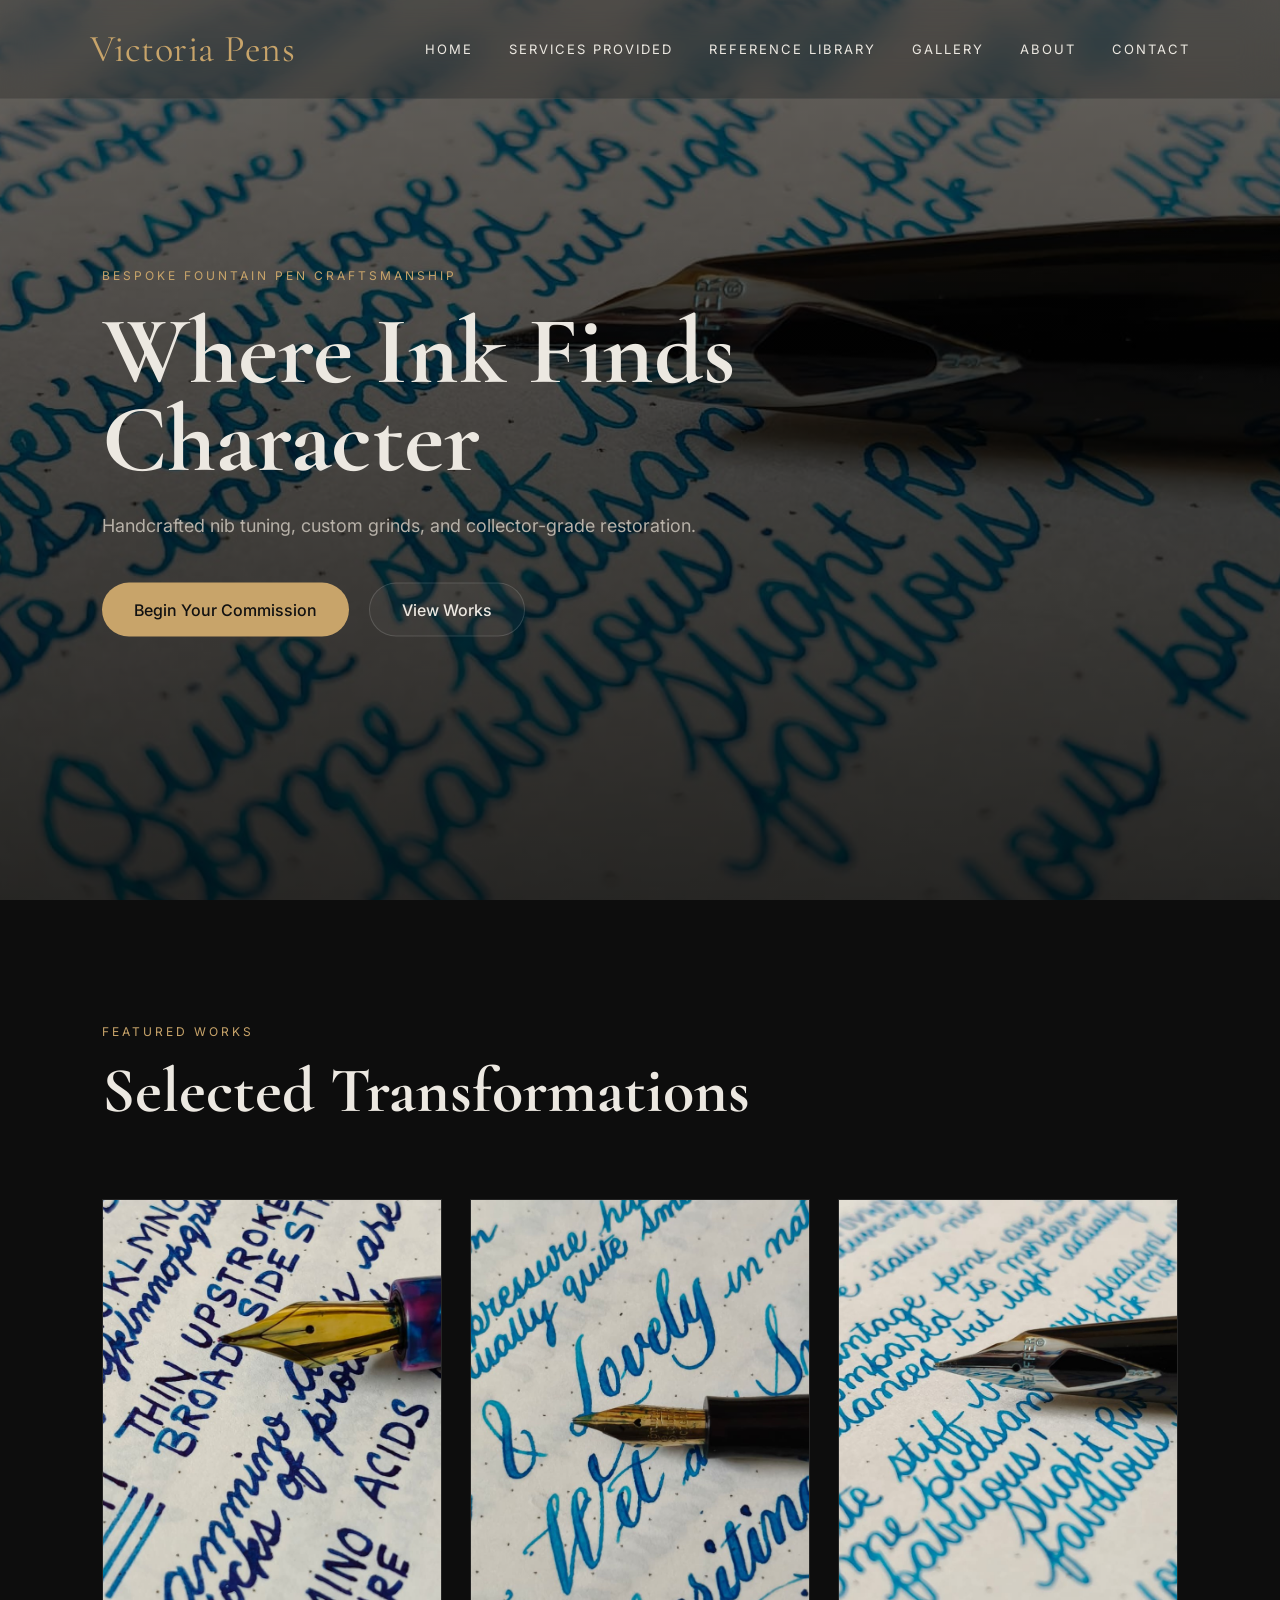
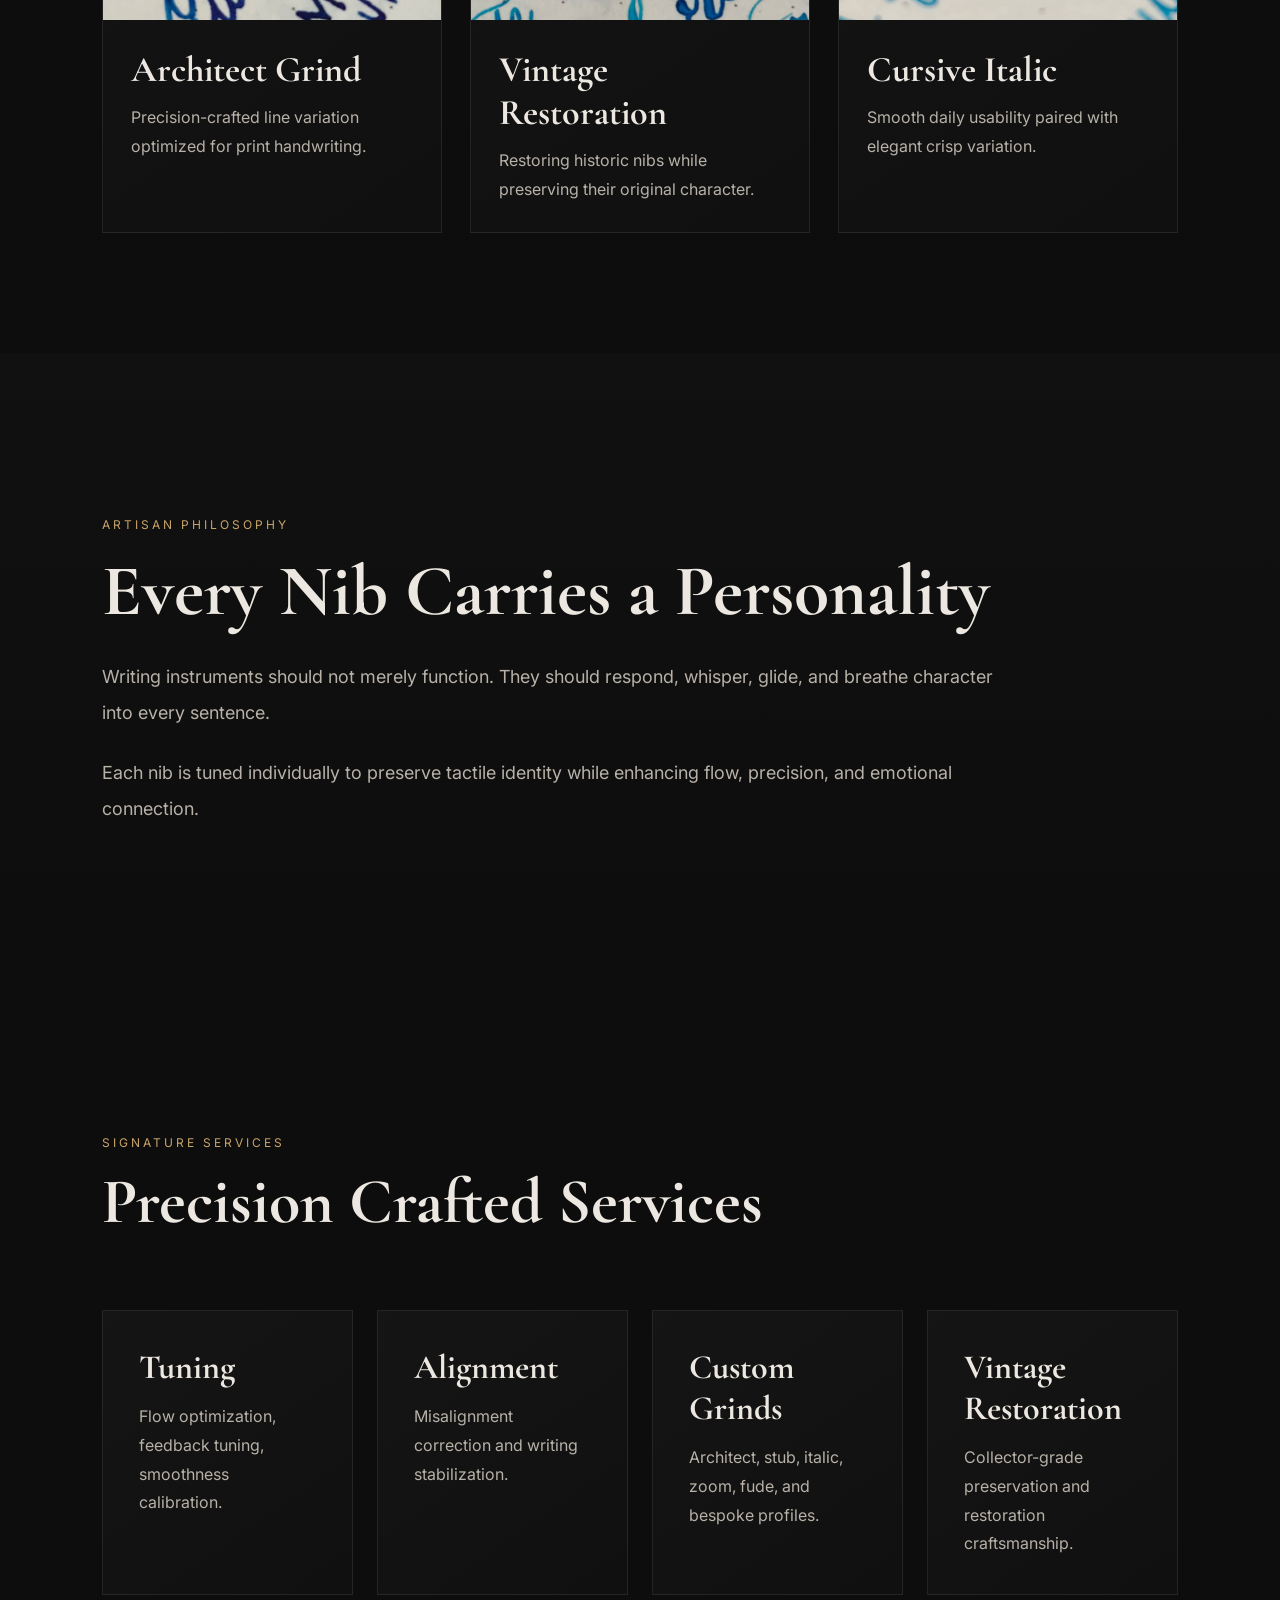
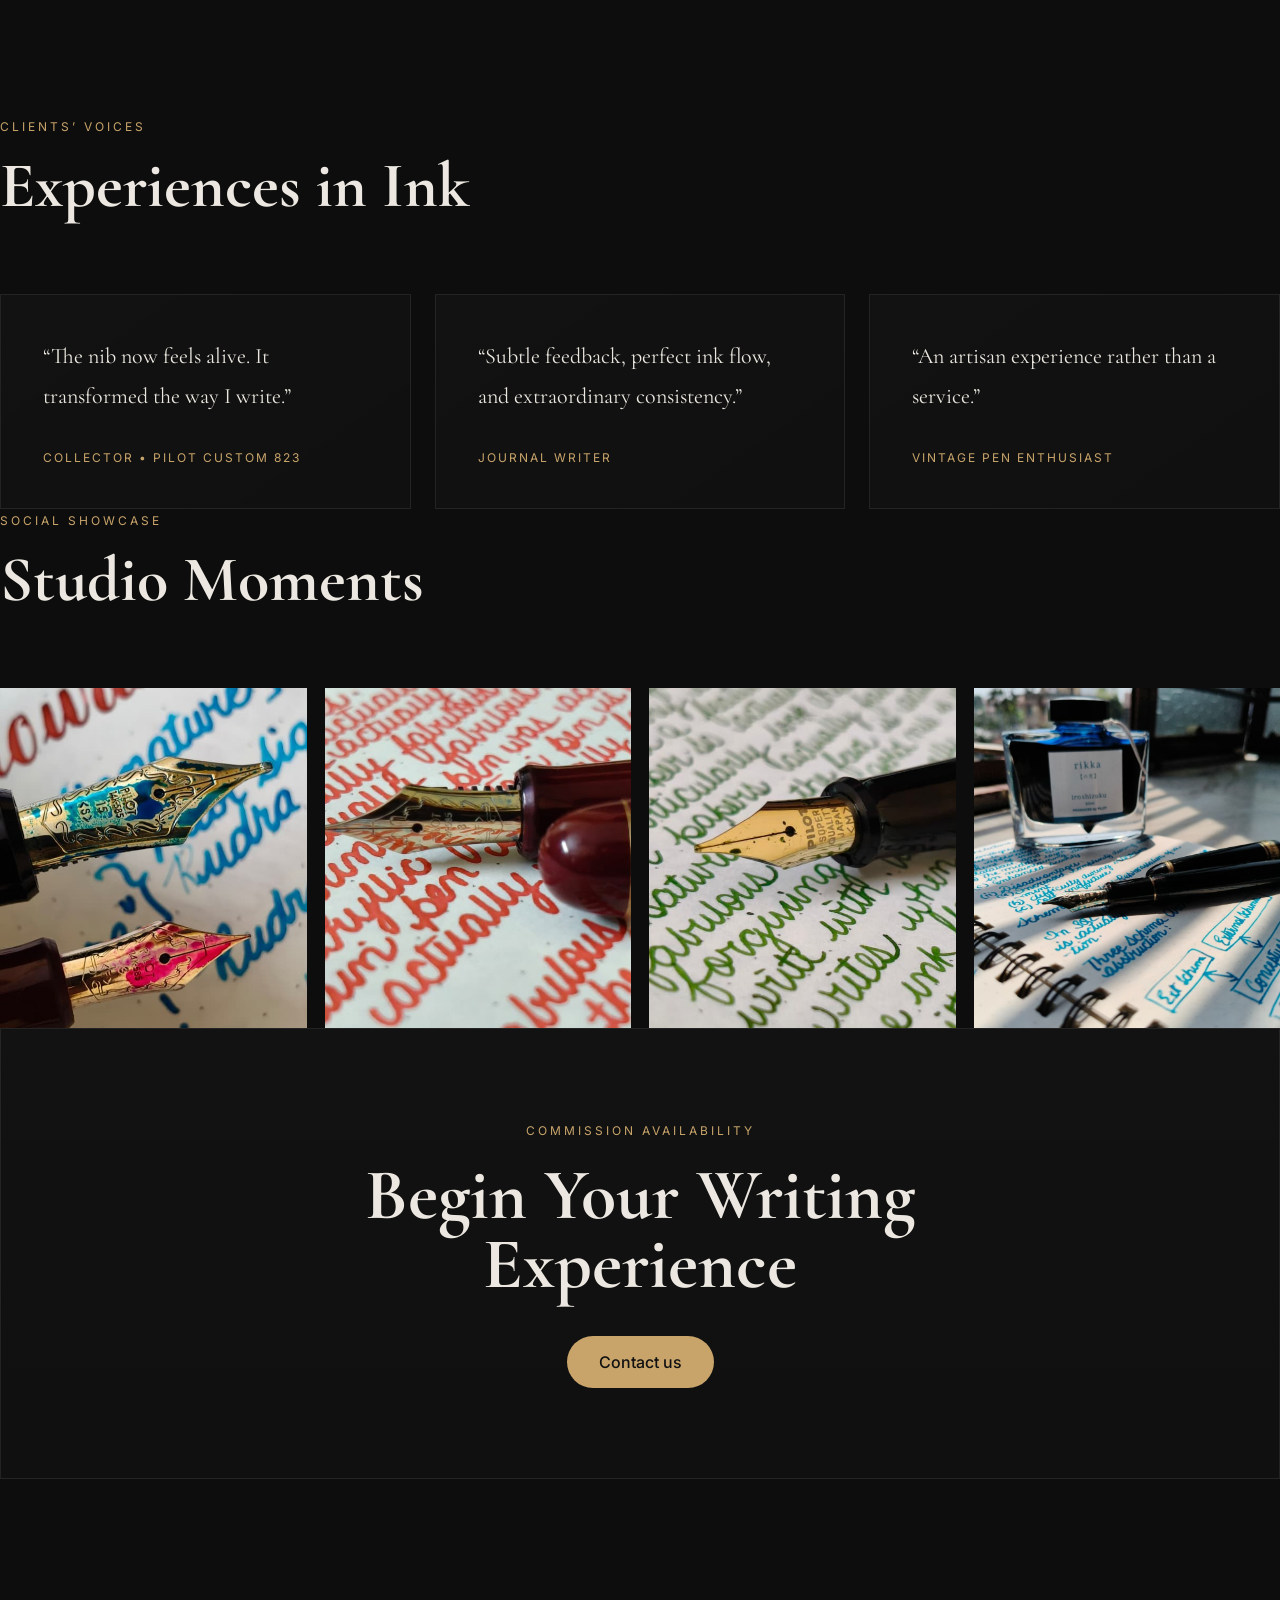
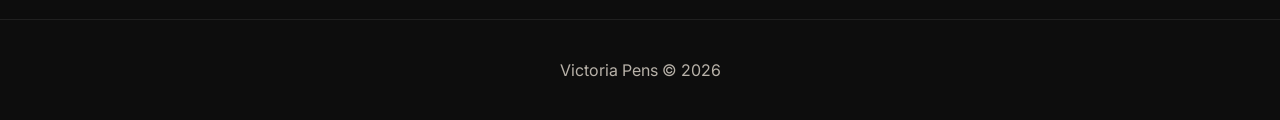
<file: index.html>
<!-- index.html -->
<!DOCTYPE html>
<html lang="en">
<head>
  <meta charset="UTF-8" />
  <meta name="viewport" content="width=device-width, initial-scale=1.0"/>
  <title>Victoria Pens</title>

  <link rel="stylesheet" href="css/style.css">
  <link rel="stylesheet" href="css/animations.css">
  <link rel="stylesheet" href="css/responsive.css">
</head>
<body>

  <div class="grain"></div>

  <header class="navbar">
    <a href="index.html"
       class="logo">
      Victoria Pens
    </a>

    <nav>
      <a href="index.html">Home</a>
      <a href="configurator.html">Services Provided</a>
      <a href="library.html">Reference Library</a>
      <a href="gallery.html">Gallery</a>
      <a href="about.html">About</a>
      <a href="contact.html">Contact</a>
    </nav>
  </header>

  <section class="hero">
    <img src="assets/images/hero-placeholder.jpeg" alt="">
    <div class="overlay"></div>

    <div class="hero-content">
      <span class="eyebrow">Bespoke Fountain Pen Craftsmanship</span>
      <h1>Where Ink Finds Character</h1>
      <p>
        Handcrafted nib tuning, custom grinds, and collector-grade restoration.
      </p>

      <div class="hero-buttons">
        <a href="configurator.html" class="btn-primary">Begin Your Commission</a>
        <a href="gallery.html" class="btn-secondary">View Works</a>
      </div>
    </div>
  </section>

  <section class="section reveal">
    <div class="section-heading">
      <span>Featured Works</span>
      <h2>Selected Transformations</h2>
    </div>

    <div class="featured-grid">
      <div class="featured-card">
        <img src="assets/images/nib-placeholder1.jpeg" alt="">
        <div class="card-content">
          <h3>Architect Grind</h3>
          <p>Precision-crafted line variation optimized for print handwriting.</p>
        </div>
      </div>

      <div class="featured-card">
        <img src="assets/images/nib-placeholder.jpeg" alt="">
        <div class="card-content">
          <h3>Vintage Restoration</h3>
          <p>Restoring historic nibs while preserving their original character.</p>
        </div>
      </div>

      <div class="featured-card">
        <img src="assets/images/nib-placeholder2.jpeg" alt="">
        <div class="card-content">
          <h3>Cursive Italic</h3>
          <p>Smooth daily usability paired with elegant crisp variation.</p>
        </div>
      </div>
    </div>
  </section>

  <section class="philosophy reveal">
    <div class="philosophy-content">
      <span>Artisan Philosophy</span>
      <h2>Every Nib Carries a Personality</h2>

      <p>
        Writing instruments should not merely function. They should respond,
        whisper, glide, and breathe character into every sentence.
      </p>

      <p>
        Each nib is tuned individually to preserve tactile identity while
        enhancing flow, precision, and emotional connection.
      </p>
    </div>
  </section>

  <section class="section reveal">
    <div class="section-heading">
      <span>Signature Services</span>
      <h2>Precision Crafted Services</h2>
    </div>

    <div class="service-grid">

      <div class="service-card">
        <h3>Tuning</h3>
        <p>Flow optimization, feedback tuning, smoothness calibration.</p>
      </div>

      <div class="service-card">
        <h3>Alignment</h3>
        <p>Misalignment correction and writing stabilization.</p>
      </div>

      <div class="service-card">
        <h3>Custom Grinds</h3>
        <p>Architect, stub, italic, zoom, fude, and bespoke profiles.</p>
      </div>

      <div class="service-card">
        <h3>Vintage Restoration</h3>
        <p>Collector-grade preservation and restoration craftsmanship.</p>
      </div>

    </div>
  </section>

  <section class="voices reveal">
    <div class="section-heading">
      <span>Clients’ Voices</span>
      <h2>Experiences in Ink</h2>
    </div>

    <div class="quote-grid">

      <div class="quote-card">
        <p>
          “The nib now feels alive. It transformed the way I write.”
        </p>
        <span>Collector • Pilot Custom 823</span>
      </div>

      <div class="quote-card">
        <p>
          “Subtle feedback, perfect ink flow, and extraordinary consistency.”
        </p>
        <span>Journal Writer</span>
      </div>

      <div class="quote-card">
        <p>
          “An artisan experience rather than a service.”
        </p>
        <span>Vintage Pen Enthusiast</span>
      </div>

    </div>
  </section>

  <section class="social-grid reveal">
    <div class="section-heading">
      <span>Social Showcase</span>
      <h2>Studio Moments</h2>
    </div>

    <div class="gallery-preview">
      <img src="assets/images/sample-placeholder.jpeg" alt="">
      <img src="assets/images/sample-placeholder1.jpeg" alt="">
      <img src="assets/images/sample-placeholder2.jpeg" alt="">
      <img src="assets/images/sample-placeholder3.jpeg" alt="">
    </div>
  </section>

  <section class="contact-preview reveal">
    <div class="contact-box">
      <span>Commission Availability</span>
      <h2>Begin Your Writing Experience</h2>

      <a href="contact.html" class="btn-primary">
        Contact us
      </a>
    </div>
  </section>

  <footer>
    <p>Victoria Pens © 2026</p>
  </footer>

  <script src="js/main.js"></script>
</body>
</html>
</file>
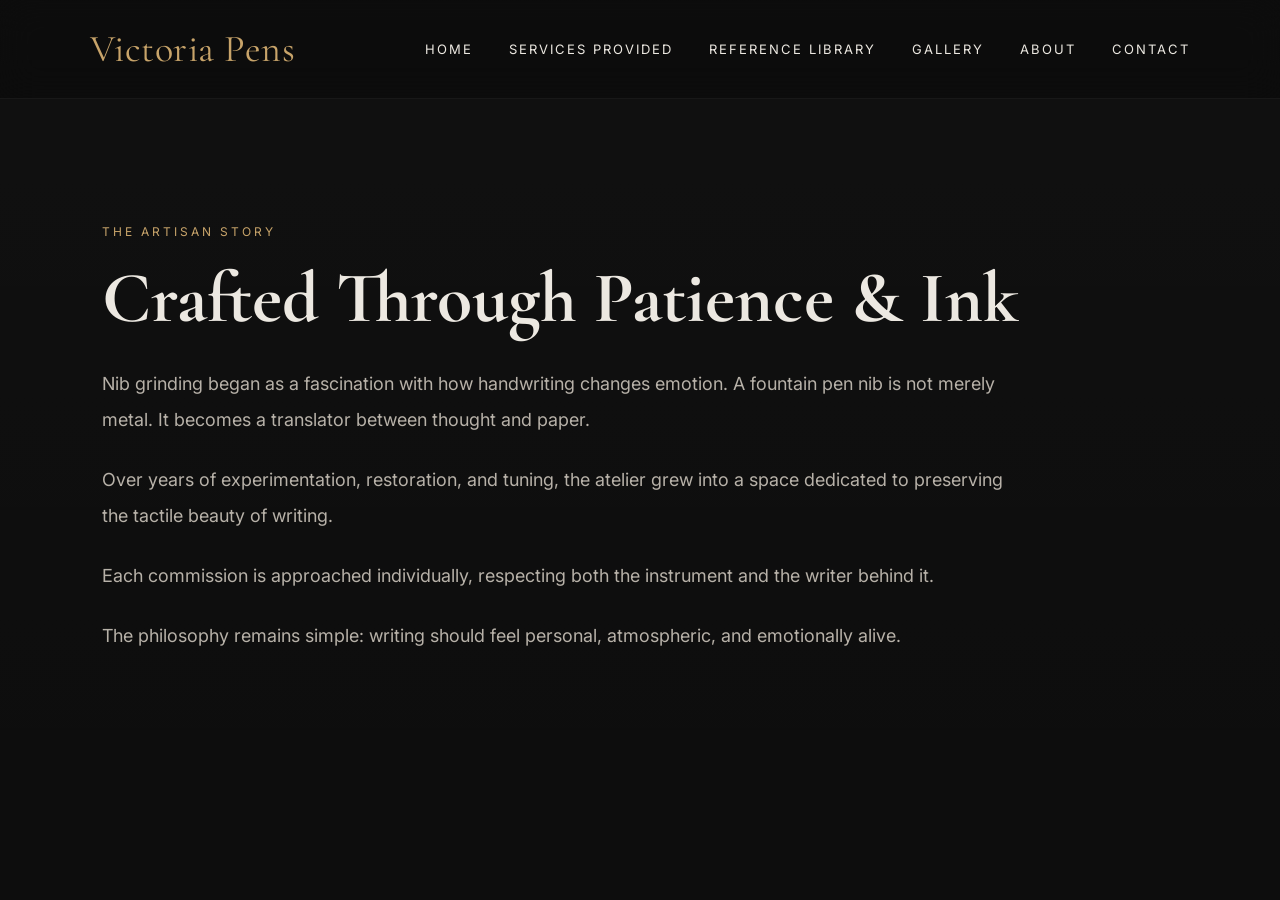
<file: about.html>
<!-- about.html -->
<!DOCTYPE html>
<html lang="en">
<head>
  <meta charset="UTF-8">
  <meta name="viewport" content="width=device-width, initial-scale=1.0">

  <title>About</title>

  <link rel="stylesheet" href="css/style.css">
</head>
<body>

<header class="navbar">
    <a href="index.html"
       class="logo">
      Victoria Pens
    </a>

  <nav>
    <a href="index.html">Home</a>
    <a href="configurator.html">Services Provided</a>
    <a href="library.html">Reference Library</a>
    <a href="gallery.html">Gallery</a>
    <a href="about.html">About</a>
    <a href="contact.html">Contact</a>
  </nav>
</header>

<section class="philosophy" style="padding-top:220px;">

  <div class="philosophy-content">

    <span>The Artisan Story</span>

    <h2>Crafted Through Patience & Ink</h2>

    <p>
      Nib grinding began as a fascination with how handwriting changes emotion.
      A fountain pen nib is not merely metal. It becomes a translator between
      thought and paper.
    </p>

    <p>
      Over years of experimentation, restoration, and tuning, the atelier grew
      into a space dedicated to preserving the tactile beauty of writing.
    </p>

    <p>
      Each commission is approached individually, respecting both the instrument
      and the writer behind it.
    </p>

    <p>
      The philosophy remains simple: writing should feel personal, atmospheric,
      and emotionally alive.
    </p>

  </div>

</section>

</body>
</html>
</file>
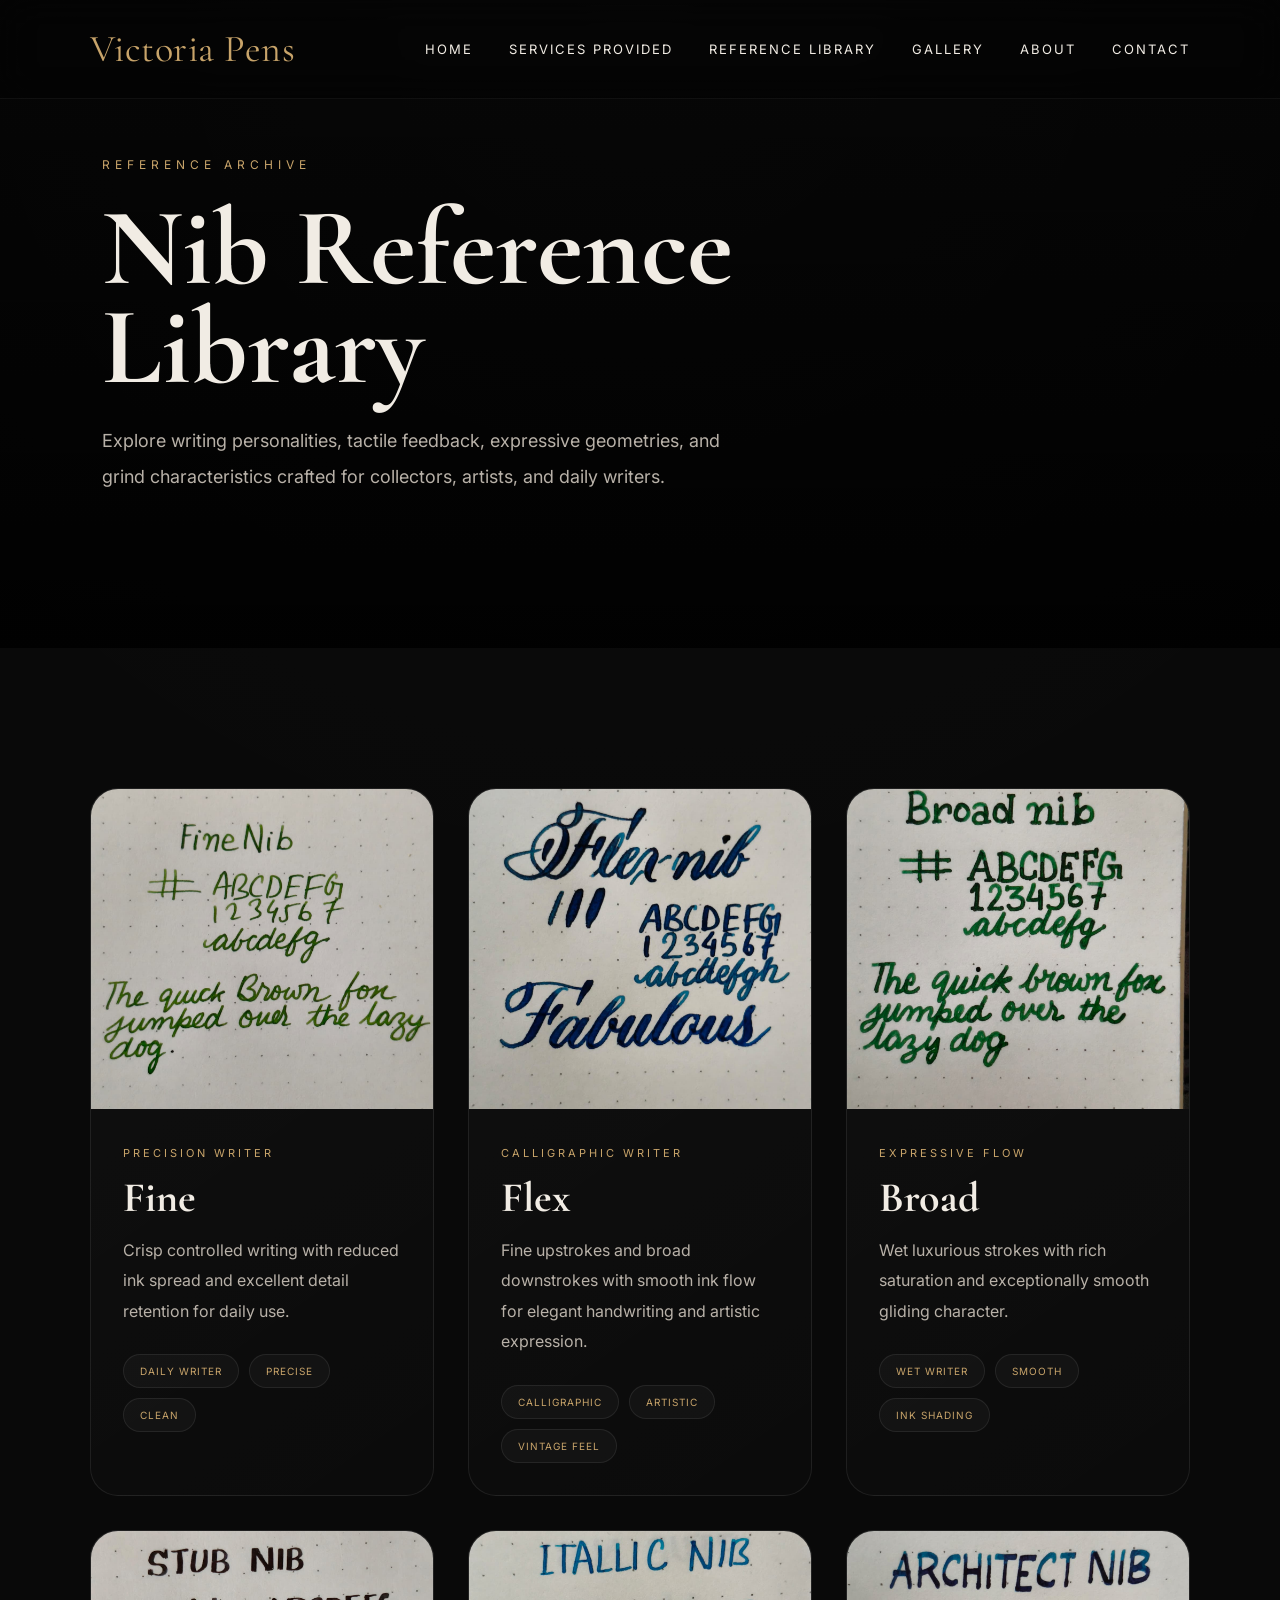
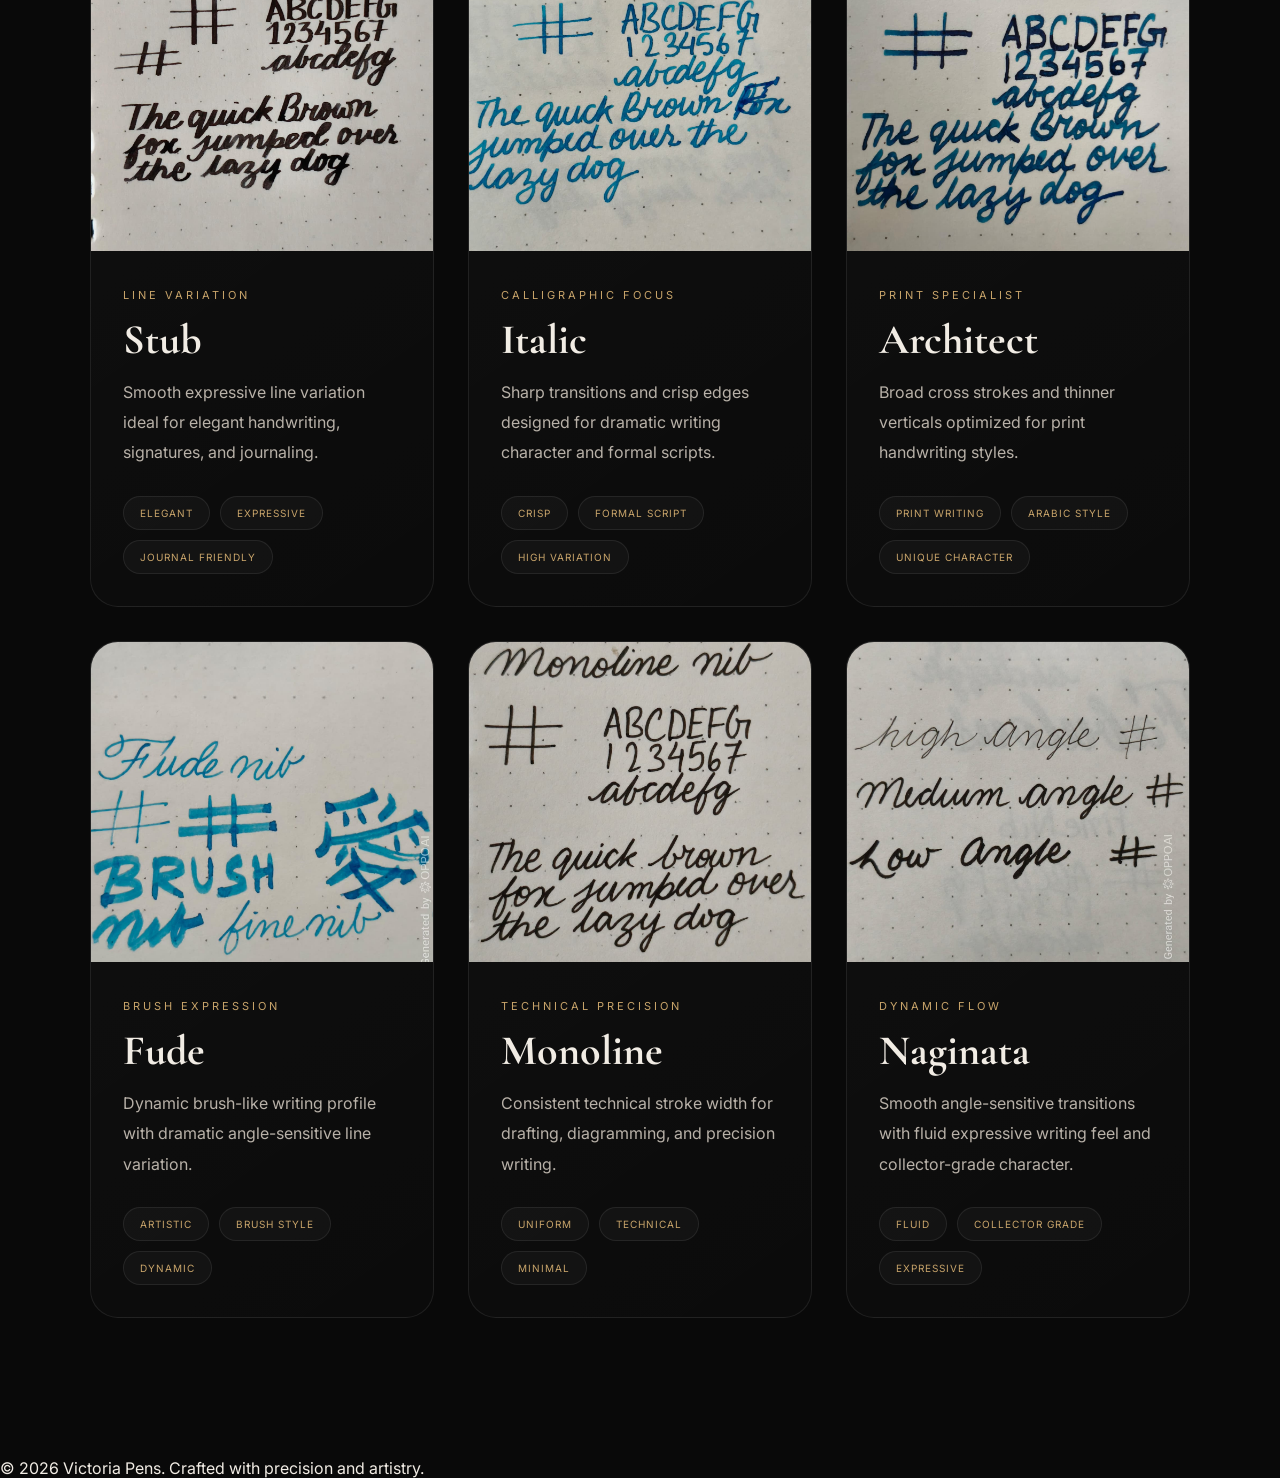
<file: library.html>
<!DOCTYPE html>
<html lang="en">

<head>

  <meta charset="UTF-8">

  <meta name="viewport"
        content="width=device-width, initial-scale=1.0">

  <title>Nib Reference Library | Victoria Pens</title>

  <link rel="stylesheet"
        href="css/library.css">

</head>

<body>

  <!-- GRAIN -->

  <div class="grain"></div>

  <!-- NAVBAR -->

  <header class="navbar">

    <a href="index.html"
       class="logo">
      Victoria Pens
    </a>
    <nav>

      <a href="index.html">
        Home
      </a>

      <a href="configurator.html">
        Services Provided
      </a>

      <a href="library.html">
        Reference Library
      </a>

      <a href="gallery.html">
        Gallery
      </a>

      <a href="about.html">
        About
      </a>

      <a href="contact.html">
        Contact
      </a>

    </nav>

  </header>

  <!-- HERO -->

  <section class="library-hero">

    <div class="library-hero-content">

      <span>
        Reference Archive
      </span>

      <h1>
        Nib Reference
        Library
      </h1>

      <p>
        Explore writing personalities,
        tactile feedback, expressive geometries,
        and grind characteristics crafted for
        collectors, artists, and daily writers.
      </p>

    </div>

  </section>

  <!-- LIBRARY -->

  <section class="library-section">

    <div class="library-grid">

      <!-- FINE -->

      <div class="library-card">

        <div class="library-image">

          <img src="assets/images/grind-fine.jpeg"
               alt="Fine Nib">

        </div>

        <div class="library-content">

          <span>
            Precision Writer
          </span>

          <h3>
            Fine
          </h3>

          <p>
            Crisp controlled writing with
            reduced ink spread and excellent
            detail retention for daily use.
          </p>

          <div class="library-tags">

            <div>
              Daily Writer
            </div>

            <div>
              Precise
            </div>

            <div>
              Clean
            </div>

          </div>

        </div>

      </div>

      <!-- FLEX -->

      <div class="library-card">

        <div class="library-image">

          <img src="assets/images/grind-flex.jpeg"
               alt="Flex Nib">

        </div>

        <div class="library-content">

          <span>
            Calligraphic Writer
          </span>

          <h3>
            Flex
          </h3>

          <p>
            Fine upstrokes and broad downstrokes
            with smooth ink flow for elegant
            handwriting and artistic expression.
          </p>

          <div class="library-tags">

            <div>
              Calligraphic
            </div>

            <div>
              Artistic
            </div>

            <div>
              Vintage Feel
            </div>

          </div>

        </div>

      </div>

      <!-- BROAD -->

      <div class="library-card">

        <div class="library-image">

          <img src="assets/images/grind-broad.jpeg"
               alt="Broad Nib">

        </div>

        <div class="library-content">

          <span>
            Expressive Flow
          </span>

          <h3>
            Broad
          </h3>

          <p>
            Wet luxurious strokes with rich
            saturation and exceptionally
            smooth gliding character.
          </p>

          <div class="library-tags">

            <div>
              Wet Writer
            </div>

            <div>
              Smooth
            </div>

            <div>
              Ink Shading
            </div>

          </div>

        </div>

      </div>

      <!-- STUB -->

      <div class="library-card">

        <div class="library-image">

          <img src="assets/images/grind-stub.jpeg"
               alt="Stub Nib">

        </div>

        <div class="library-content">

          <span>
            Line Variation
          </span>

          <h3>
            Stub
          </h3>

          <p>
            Smooth expressive line variation
            ideal for elegant handwriting,
            signatures, and journaling.
          </p>

          <div class="library-tags">

            <div>
              Elegant
            </div>

            <div>
              Expressive
            </div>

            <div>
              Journal Friendly
            </div>

          </div>

        </div>

      </div>

      <!-- ITALIC -->

      <div class="library-card">

        <div class="library-image">

          <img src="assets/images/grind-italic.jpeg"
               alt="Italic Nib">

        </div>

        <div class="library-content">

          <span>
            Calligraphic Focus
          </span>

          <h3>
            Italic
          </h3>

          <p>
            Sharp transitions and crisp edges
            designed for dramatic writing
            character and formal scripts.
          </p>

          <div class="library-tags">

            <div>
              Crisp
            </div>

            <div>
              Formal Script
            </div>

            <div>
              High Variation
            </div>

          </div>

        </div>

      </div>

      <!-- ARCHITECT -->

      <div class="library-card">

        <div class="library-image">

          <img src="assets/images/grind-architect.jpeg"
               alt="Architect Nib">

        </div>

        <div class="library-content">

          <span>
            Print Specialist
          </span>

          <h3>
            Architect
          </h3>

          <p>
            Broad cross strokes and thinner
            verticals optimized for print
            handwriting styles.
          </p>

          <div class="library-tags">

            <div>
              Print Writing
            </div>

            <div>
              Arabic Style
            </div>

            <div>
              Unique Character
            </div>

          </div>

        </div>

      </div>

      <!-- FUDE -->

      <div class="library-card">

        <div class="library-image">

          <img src="assets/images/grind-fude.jpeg"
               alt="Fude Nib">

        </div>

        <div class="library-content">

          <span>
            Brush Expression
          </span>

          <h3>
            Fude
          </h3>

          <p>
            Dynamic brush-like writing profile
            with dramatic angle-sensitive
            line variation.
          </p>

          <div class="library-tags">

            <div>
              Artistic
            </div>

            <div>
              Brush Style
            </div>

            <div>
              Dynamic
            </div>

          </div>

        </div>

      </div>

      <!-- MONOLINE -->

      <div class="library-card">

        <div class="library-image">

          <img src="assets/images/grind-monoline.jpeg"
               alt="Monoline Nib">

        </div>

        <div class="library-content">

          <span>
            Technical Precision
          </span>

          <h3>
            Monoline
          </h3>

          <p>
            Consistent technical stroke width
            for drafting, diagramming,
            and precision writing.
          </p>

          <div class="library-tags">

            <div>
              Uniform
            </div>

            <div>
              Technical
            </div>

            <div>
              Minimal
            </div>

          </div>

        </div>

      </div>

      <!-- NAGINATA -->

      <div class="library-card">

        <div class="library-image">

          <img src="assets/images/grind-naginata.jpeg"
               alt="Naginata Nib">

        </div>

        <div class="library-content">

          <span>
            Dynamic Flow
          </span>

          <h3>
            Naginata
          </h3>

          <p>
            Smooth angle-sensitive transitions
            with fluid expressive writing feel
            and collector-grade character.
          </p>

          <div class="library-tags">

            <div>
              Fluid
            </div>

            <div>
              Collector Grade
            </div>

            <div>
              Expressive
            </div>

          </div>

        </div>

      </div>

    </div>

  </section>

  <!-- FOOTER -->

  <footer>

    © 2026 Victoria Pens.
    Crafted with precision and artistry.

  </footer>

</body>

</html>
</file>
<file: css/style.css>
/* ========================================
   GLOBAL IMPORTS
======================================== */

@import url('https://fonts.googleapis.com/css2?family=Cormorant+Garamond:wght@400;500;600;700&family=Inter:wght@300;400;500;600&display=swap');

/* ========================================
   ROOT VARIABLES
======================================== */

:root{
  --bg:#0d0d0d;
  --bg2:#161616;
  --bg3:#1f1f1f;
  --gold:#c8a46a;
  --gold-soft:#d8b57d;
  --text:#ece8e1;
  --muted:#b7b1a8;
  --border:rgba(255,255,255,0.08);
}

/* ========================================
   GLOBAL RESET
======================================== */

*{
  margin:0;
  padding:0;
  box-sizing:border-box;
}

html{
  scroll-behavior:smooth;
}

body{
  background:var(--bg);
  color:var(--text);
  font-family:'Inter',sans-serif;
  overflow-x:hidden;
}

img{
  width:100%;
  display:block;
}

a{
  text-decoration:none;
  color:inherit;
}

button,
input,
textarea{
  font-family:'Inter',sans-serif;
}

/* ========================================
   GRAIN OVERLAY
======================================== */

.grain{
  position:fixed;
  inset:0;
  pointer-events:none;
  opacity:0.05;
  z-index:999;
  background-image:url("https://www.transparenttextures.com/patterns/paper-fibers.png");
}

/* ========================================
   NAVBAR
======================================== */

.navbar{
  position:fixed;

  top:0;
  left:0;

  width:100%;

  z-index:100;

  padding:26px 7%;

  display:flex;
  justify-content:space-between;
  align-items:center;

  background:rgba(0,0,0,.22);

  backdrop-filter:blur(18px);

  border-bottom:1px solid rgba(255,255,255,.05);
}

.logo{
  font-size:38px;

  color:var(--gold);

  font-family:'Cormorant Garamond',serif;

  letter-spacing:.5px;
}

nav{
  display:flex;

  gap:36px;
}

nav a{
  position:relative;

  font-size:13px;

  text-transform:uppercase;

  letter-spacing:2px;

  transition:.35s;
}

nav a::after{
  content:"";

  position:absolute;

  left:0;
  bottom:-8px;

  width:0%;
  height:1px;

  background:var(--gold);

  transition:.35s;
}

nav a:hover{
  color:var(--gold);
}

nav a:hover::after{
  width:100%;
}


/* ========================================
   HERO
======================================== */

.hero,
.configurator-hero{
  position:relative;
  height:100vh;
  overflow:hidden;
}

.hero img,
.configurator-hero img{
  width:100%;
  height:100%;
  object-fit:cover;
  transform:scale(1.05);
}

.overlay{
  position:absolute;
  inset:0;

  background:
  linear-gradient(
    to bottom,
    rgba(0,0,0,.55),
    rgba(0,0,0,.82)
  );
}

.hero-content,
.configurator-hero-content{
  position:absolute;
  top:50%;
  left:8%;
  transform:translateY(-50%);

  max-width:760px;

  z-index:5;
}

.hero-content span,
.configurator-hero-content span,
.eyebrow{
  color:var(--gold);
  text-transform:uppercase;
  letter-spacing:3px;
  font-size:12px;
}

.hero-content h1,
.configurator-hero-content h1{
  font-family:'Cormorant Garamond',serif;

  font-size:96px;

  line-height:.92;

  margin:24px 0;
}

.hero-content p,
.configurator-hero-content p{
  color:var(--muted);

  line-height:1.9;

  font-size:18px;

  max-width:620px;

  margin-bottom:40px;
}

.hero-buttons{
  display:flex;
  gap:20px;
  flex-wrap:wrap;
}

/* ========================================
   BUTTONS
======================================== */

.btn-primary,
.btn-secondary{
  display:inline-flex;
  align-items:center;
  justify-content:center;

  padding:16px 32px;

  border-radius:999px;

  transition:.4s;

  font-weight:500;
}

.btn-primary{
  background:var(--gold);
  color:#111;
}

.btn-primary:hover{
  transform:translateY(-4px);

  box-shadow:
  0 15px 35px rgba(200,164,106,.25);
}

.btn-secondary{
  border:1px solid rgba(255,255,255,.14);

  background:rgba(255,255,255,.03);

  color:var(--text);
}

.btn-secondary:hover{
  border-color:rgba(200,164,106,.45);
  transform:translateY(-4px);
}

/* ========================================
   GENERAL SECTIONS
======================================== */

.section{
  padding:120px 8%;
}

.section-heading{
  margin-bottom:70px;
}

.section-heading span{
  color:var(--gold);

  text-transform:uppercase;

  letter-spacing:3px;

  font-size:12px;
}

.section-heading h2{
  margin-top:12px;

  font-size:64px;

  font-family:'Cormorant Garamond',serif;
}

/* ========================================
   FEATURED GRID
======================================== */

.featured-grid{
  display:grid;
  grid-template-columns:repeat(3,1fr);
  gap:28px;
}

.featured-card{
  overflow:hidden;

  background:
  linear-gradient(
    145deg,
    rgba(255,255,255,.03),
    rgba(255,255,255,.01)
  );

  border:1px solid var(--border);

  transition:.45s;
}

.featured-card:hover{
  transform:translateY(-8px);

  border-color:rgba(200,164,106,.45);
}

.featured-card img{
  height:420px;
  object-fit:cover;
}

.card-content{
  padding:28px;
}

.card-content h3{
  font-size:36px;
  margin-bottom:12px;
  font-family:'Cormorant Garamond',serif;
}

.card-content p{
  color:var(--muted);
  line-height:1.8;
}

/* ========================================
   PHILOSOPHY SECTION
======================================== */

.philosophy{
  padding:160px 8%;

  background:
  linear-gradient(
    180deg,
    rgba(255,255,255,.015),
    transparent
  );
}

.philosophy-content{
  max-width:920px;
}

.philosophy-content span{
  color:var(--gold);
  text-transform:uppercase;
  letter-spacing:3px;
  font-size:12px;
}

.philosophy-content h2{
  font-size:72px;
  line-height:.95;
  margin:24px 0 34px;
  font-family:'Cormorant Garamond',serif;
}

.philosophy-content p{
  color:var(--muted);
  font-size:18px;
  line-height:2;
  margin-bottom:24px;
}

/* ========================================
   SERVICES
======================================== */

.service-grid{
  display:grid;
  grid-template-columns:repeat(4,1fr);
  gap:24px;
}

.service-card{
  padding:36px;

  background:
  linear-gradient(
    145deg,
    rgba(255,255,255,.03),
    rgba(255,255,255,.01)
  );

  border:1px solid var(--border);

  transition:.45s;
}

.service-card:hover{
  transform:translateY(-8px);

  border-color:rgba(200,164,106,.45);
}

.service-card h3{
  font-size:34px;
  margin-bottom:14px;
  font-family:'Cormorant Garamond',serif;
}

.service-card p{
  color:var(--muted);
  line-height:1.8;
}

/* ========================================
   QUOTES
======================================== */

.quote-grid{
  display:grid;
  grid-template-columns:repeat(3,1fr);
  gap:24px;
}

.quote-card{
  padding:42px;

  border:1px solid var(--border);

  background:
  linear-gradient(
    145deg,
    rgba(255,255,255,.02),
    rgba(255,255,255,.01)
  );
}

.quote-card p{
  font-size:22px;
  line-height:1.8;
  margin-bottom:30px;
  font-family:'Cormorant Garamond',serif;
}

.quote-card span{
  color:var(--gold);
  text-transform:uppercase;
  letter-spacing:2px;
  font-size:12px;
}

/* ========================================
   SOCIAL GALLERY
======================================== */

.gallery-preview{
  display:grid;
  grid-template-columns:repeat(4,1fr);
  gap:18px;
}

.gallery-preview img{
  height:340px;
  object-fit:cover;

  transition:.45s;
}

.gallery-preview img:hover{
  transform:scale(1.03);
}

/* ========================================
   CONTACT PREVIEW
======================================== */

.contact-preview{
  padding-bottom:140px;
}

.contact-box{
  padding:90px;

  text-align:center;

  border:1px solid var(--border);

  background:
  linear-gradient(
    180deg,
    rgba(255,255,255,.02),
    rgba(255,255,255,.01)
  );
}

.contact-box span{
  color:var(--gold);
  text-transform:uppercase;
  letter-spacing:3px;
  font-size:12px;
}

.contact-box h2{
  font-size:72px;
  line-height:.95;
  margin:22px auto 38px;
  max-width:760px;
  font-family:'Cormorant Garamond',serif;
}

/* ========================================
   FOOTER
======================================== */

footer{
  padding:40px 8%;

  border-top:1px solid var(--border);

  text-align:center;

  color:var(--muted);
}

/* ========================================
   GALLERY PAGE
======================================== */

.masonry-grid{
  columns:3;
  column-gap:20px;
}

.masonry-item{
  break-inside:avoid;
  margin-bottom:20px;
}

.masonry-item img{
  border:1px solid var(--border);
  transition:.4s;
  cursor:pointer;
}

.masonry-item img:hover{
  transform:scale(1.02);
}

.lightbox{
  position:fixed;
  inset:0;

  background:rgba(0,0,0,.92);

  display:flex;
  align-items:center;
  justify-content:center;

  opacity:0;
  pointer-events:none;

  transition:.4s;

  z-index:9999;
}

.lightbox.active{
  opacity:1;
  pointer-events:auto;
}

.lightbox img{
  width:auto;
  max-width:85%;
  max-height:85%;
}

/* ========================================
   CONTACT PAGE
======================================== */

.contact-form{
  max-width:900px;
  margin:auto;
}

.contact-form form{
  display:flex;
  flex-direction:column;
  gap:22px;
}

.contact-form input,
.contact-form textarea{
  background:rgba(255,255,255,.03);

  border:1px solid var(--border);

  padding:22px;

  color:var(--text);

  font-size:15px;
}

.contact-form textarea{
  min-height:220px;
  resize:none;
}

.contact-form input:focus,
.contact-form textarea:focus{
  outline:none;

  border-color:rgba(200,164,106,.45);
}

/* ========================================
   CONFIGURATOR
======================================== */
.configurator-container{
  display:grid;

  grid-template-columns:1.5fr .75fr;

  gap:50px;

  align-items:start;
}

.configurator-left{
  display:flex;
  flex-direction:column;
  gap:120px;
}

.config-block{
  position:relative;
}

.config-block::before{
  content:"";

  position:absolute;

  left:-30px;
  top:0;

  width:1px;
  height:100%;

  background:
  linear-gradient(
    to bottom,
    rgba(200,164,106,.45),
    transparent
  );
}

.config-title span{
  color:var(--gold);
  text-transform:uppercase;
  letter-spacing:3px;
  font-size:12px;
}

.config-title h3{
  font-size:64px;
  margin-top:14px;
  margin-bottom:40px;
  font-family:'Cormorant Garamond',serif;
}

/* ========================================
   CONFIG INPUTS
======================================== */

.luxury-inputs{
  display:grid;
  grid-template-columns:1fr 1fr;
  gap:20px;
}

.luxury-inputs input{
  background:rgba(255,255,255,.03);

  border:1px solid var(--border);

  padding:22px;

  color:var(--text);
}

/* ========================================
   MATERIAL GRID
======================================== */

.material-grid{
  display:grid;
  grid-template-columns:repeat(2,1fr);
  gap:24px;
}

.material-card,
.service-mini-card{
  position:relative;

  overflow:hidden;

  background:
  linear-gradient(
    145deg,
    rgba(255,255,255,.03),
    rgba(255,255,255,.01)
  );

  border:1px solid var(--border);

  cursor:pointer;

  transition:.45s;
}

.material-card{
  padding:34px;
}

.service-mini-card{
  padding:24px;
  min-height:210px;
}

.material-card:hover,
.service-mini-card:hover{
  transform:translateY(-6px);

  border-color:rgba(200,164,106,.45);
}

.material-card.selected,
.service-mini-card.selected{
  border-color:var(--gold);

  box-shadow:
  0 0 40px rgba(200,164,106,.12);
}

.material-card h4,
.service-mini-card h4{
  font-size:30px;
  margin-bottom:12px;
  font-family:'Cormorant Garamond',serif;
}

.material-card p,
.service-mini-card p{
  color:var(--muted);
  line-height:1.7;
  font-size:14px;
}

.service-mini-card span{
  display:block;
  margin-top:18px;
  color:var(--gold);
  text-transform:uppercase;
  letter-spacing:2px;
  font-size:12px;
}

/* ========================================
   SERVICE TIERS
======================================== */

.service-tier{
  margin-bottom:70px;
}

.service-tier-header{
  margin-bottom:34px;
  position:relative;
  padding-left:28px;
}

.service-tier-header::before{
  content:"";

  position:absolute;

  left:0;
  top:8px;

  width:4px;
  height:90%;

  border-radius:999px;

  background:
  linear-gradient(
    to bottom,
    var(--gold),
    rgba(200,164,106,.2)
  );
}

.service-tier-header span{
  color:var(--gold);

  text-transform:uppercase;

  letter-spacing:5px;

  font-size:20px;

  font-weight:700;
}

.service-tier-header h4{
  margin-top:14px;

  font-size:68px;

  line-height:.95;

  font-family:'Cormorant Garamond',serif;
}

.service-grid-modern{
  display:grid;
  grid-template-columns:1fr;
  gap:18px;
}

.tier-two-grid{
  grid-template-columns:repeat(2,1fr);
}

/* ========================================
   SIDEBAR
======================================== */
.configurator-sidebar{

  position:sticky;

  top:110px;

  align-self:start;

  height:max-content;

}

.summary-card{
  padding:40px;

  border:1px solid var(--border);

  background:
  linear-gradient(
    180deg,
    rgba(20,20,20,.96),
    rgba(10,10,10,.96)
  );
}

.summary-card h2{
  font-size:54px;
  margin:24px 0;
  font-family:'Cormorant Garamond',serif;
}

.summary-price{
  margin:60px 0;

  color:var(--gold);

  font-family:'Cormorant Garamond',serif;
}

.summary-price::before{
  content:"₹";

  font-size:120px;

  color:var(--gold);
}

.summary-price #livePrice{
  display:block;

  font-size:120px;

  line-height:.82;

  letter-spacing:-6px;

  font-weight:700;

  color:#f3e7d1;

  font-family:'Cormorant Garamond',serif;
}

.small-price-text{
  display:block;

  font-size:24px !important;

  line-height:1.3 !important;

  letter-spacing:0 !important;

  max-width:240px;
}

.summary-details{
  display:flex;
  flex-direction:column;
  gap:30px;
}

.summary-item{
  padding-bottom:24px;
  border-bottom:1px solid rgba(255,255,255,.06);
}

.summary-item label{
  display:block;
  margin-bottom:12px;
  color:var(--gold);
  text-transform:uppercase;
  letter-spacing:2px;
  font-size:11px;
}

.summary-item p{
  line-height:1.8;
}

.summary-btn{
  width:100%;
  margin-top:40px;
}

/* ========================================
   REVEAL ANIMATION
======================================== */

.reveal{
  opacity:0;
  transform:translateY(40px);
  transition:1s;
}

.reveal.active{
  opacity:1;
  transform:translateY(0);
}

/* ========================================
   RESPONSIVE
======================================== */

@media(max-width:1200px){

  .featured-grid,
  .service-grid,
  .quote-grid{
    grid-template-columns:repeat(2,1fr);
  }

}

@media(max-width:1100px){

  .configurator-container{
    grid-template-columns:1fr;
  }

  .configurator-sidebar{
    position:relative;
    top:auto;
  }

}

@media(max-width:900px){

  .featured-grid,
  .service-grid,
  .quote-grid,
  .gallery-preview,
  .material-grid,
  .tier-two-grid,
  .luxury-inputs{
    grid-template-columns:1fr;
  }

  .masonry-grid{
    columns:1;
  }

}

@media(max-width:768px){

  nav{
    display:none;
  }

  .hero,
  .configurator-hero{
    height:75vh;
  }

  .hero-content h1,
  .configurator-hero-content h1{
    font-size:58px;
  }

  .section-heading h2,
  .config-title h3,
  .contact-box h2,
  .philosophy-content h2{
    font-size:42px;
  }

  .service-tier-header h4{
    font-size:42px;
  }

  .summary-card h2{
    font-size:42px;
  }

  .summary-price::before,
  .summary-price #livePrice{
    font-size:72px;
  }

  .contact-box{
    padding:50px 30px;
  }

}

@media(max-width:480px){

  .hero-content,
  .configurator-hero-content{
    left:5%;
    max-width:90%;
  }

  .hero-content h1,
  .configurator-hero-content h1{
    font-size:38px;
  }

}
</file>
<file: css/animations.css>
/* css/animations.css */

.reveal{
  opacity:0;
  transform:translateY(60px);
  transition:1s ease;
}

.reveal.active{
  opacity:1;
  transform:translateY(0);
}
</file>
<file: css/responsive.css>
/* css/responsive.css */

@media(max-width:1100px){

  .featured-grid,
  .service-grid,
  .quote-grid,
  .gallery-preview{
    grid-template-columns:1fr 1fr;
  }

  .hero h1{
    font-size:72px;
  }
}

@media(max-width:768px){

  nav{
    display:none;
  }

  .hero h1{
    font-size:52px;
  }

  .section-heading h2{
    font-size:42px;
  }

  .featured-grid,
  .service-grid,
  .quote-grid,
  .gallery-preview{
    grid-template-columns:1fr;
  }

  .hero-buttons{
    flex-direction:column;
  }

  .contact-box{
    padding:50px 30px;
  }

  .contact-box h2{
    font-size:42px;
  }
}
</file>
<file: css/library.css>
/* ========================================
   STANDALONE LIBRARY CSS
======================================== */

@import url('https://fonts.googleapis.com/css2?family=Cormorant+Garamond:wght@400;500;600;700&family=Inter:wght@300;400;500;600&display=swap');

/* ========================================
   ROOT
======================================== */

:root{
  --bg:#090909;
  --bg2:#141414;
  --gold:#c8a46a;
  --gold-soft:#e0c28e;
  --text:#f1ece4;
  --muted:#b8b1a8;
  --border:rgba(255,255,255,.08);
}

/* ========================================
   RESET
======================================== */

*{
  margin:0;
  padding:0;
  box-sizing:border-box;
}

body{
  background:
  radial-gradient(
    circle at top,
    rgba(255,255,255,.02),
    transparent 30%
  ),
  var(--bg);

  color:var(--text);

  font-family:'Inter',sans-serif;

  overflow-x:hidden;
}

img{
  width:100%;
  display:block;
}

a{
  text-decoration:none;
  color:inherit;
}

/* ========================================
   GRAIN
======================================== */

.grain{
  position:fixed;

  inset:0;

  pointer-events:none;

  opacity:.045;

  z-index:999;

  background-image:
  url("https://www.transparenttextures.com/patterns/paper-fibers.png");
}

/* ========================================
   NAVBAR
======================================== */


.navbar{
  position:fixed;

  top:0;
  left:0;

  width:100%;

  z-index:100;

  padding:26px 7%;

  display:flex;
  justify-content:space-between;
  align-items:center;

  background:rgba(0,0,0,.22);

  backdrop-filter:blur(18px);

  border-bottom:1px solid rgba(255,255,255,.05);
}

.logo{
  font-size:38px;

  color:var(--gold);

  font-family:'Cormorant Garamond',serif;

  letter-spacing:.5px;
}

nav{
  display:flex;

  gap:36px;
}

nav a{
  position:relative;

  font-size:13px;

  text-transform:uppercase;

  letter-spacing:2px;

  transition:.35s;
}

nav a::after{
  content:"";

  position:absolute;

  left:0;
  bottom:-8px;

  width:0%;
  height:1px;

  background:var(--gold);

  transition:.35s;
}

nav a:hover{
  color:var(--gold);
}

nav a:hover::after{
  width:100%;
}


/* ========================================
   HERO
======================================== */

.library-hero{
  position:relative;

  height:72vh;

  overflow:hidden;

  display:flex;
  align-items:center;

  padding:0 8%;
}

.library-hero::before{
  content:"";

  position:absolute;

  inset:0;

  background:
  linear-gradient(
    to bottom,
    rgba(0,0,0,.45),
    rgba(0,0,0,.88)
  );

  z-index:1;
}

.library-hero-content{
  position:relative;

  z-index:2;

  max-width:760px;
}

.library-hero-content span{
  color:var(--gold);

  text-transform:uppercase;

  letter-spacing:5px;

  font-size:12px;
}

.library-hero-content h1{
  font-size:110px;

  line-height:.9;

  margin:26px 0;

  font-family:'Cormorant Garamond',serif;
}

.library-hero-content p{
  color:var(--muted);

  font-size:18px;

  line-height:2;

  max-width:650px;
}

/* ========================================
   SECTION
======================================== */

.library-section{
  padding:140px 7%;
}

/* ========================================
   GRID
======================================== */

.library-grid{
  display:grid;

  grid-template-columns:
  repeat(auto-fit,minmax(340px,1fr));

  gap:34px;
}

/* ========================================
   CARD
======================================== */

.library-card{
  position:relative;

  overflow:hidden;

  border-radius:28px;

  border:1px solid rgba(255,255,255,.08);

  background:
  linear-gradient(
    145deg,
    rgba(255,255,255,.03),
    rgba(255,255,255,.01)
  );

  transition:.5s ease;
}

.library-card::before{
  content:"";

  position:absolute;

  inset:0;

  background:
  radial-gradient(
    circle at top left,
    rgba(200,164,106,.18),
    transparent 45%
  );

  opacity:0;

  transition:.5s;

  z-index:1;
}

.library-card:hover::before{
  opacity:1;
}

.library-card:hover{
  transform:
  translateY(-12px)
  scale(1.01);

  border-color:
  rgba(200,164,106,.45);

  box-shadow:
  0 30px 80px rgba(0,0,0,.4);
}

/* ========================================
   IMAGE
======================================== */

.library-image{
  overflow:hidden;

  height:320px;
}

.library-image img{
  width:100%;
  height:100%;

  object-fit:cover;

  transition:1s ease;
}

.library-card:hover .library-image img{
  transform:scale(1.08);
}

/* ========================================
   CONTENT
======================================== */

.library-content{
  position:relative;

  z-index:2;

  padding:32px;
}

.library-content span{
  color:var(--gold);

  text-transform:uppercase;

  letter-spacing:3px;

  font-size:11px;
}

.library-content h3{
  margin:16px 0;

  font-size:42px;

  line-height:1;

  font-family:'Cormorant Garamond',serif;
}

.library-content p{
  color:var(--muted);

  line-height:1.9;

  margin-bottom:28px;
}

/* ========================================
   TAGS
======================================== */

.library-tags{
  display:flex;

  flex-wrap:wrap;

  gap:10px;
}

.library-tags div{
  padding:10px 16px;

  border-radius:999px;

  border:1px solid rgba(255,255,255,.08);

  background:rgba(255,255,255,.03);

  color:var(--gold);

  text-transform:uppercase;

  letter-spacing:1px;

  font-size:10px;
}

/* ========================================
   RESPONSIVE
======================================== */

@media(max-width:768px){

  nav{
    display:none;
  }

  .library-hero{
    height:60vh;
  }

  .library-hero-content h1{
    font-size:58px;
  }

  .library-grid{
    grid-template-columns:1fr;
  }

}
</file>
